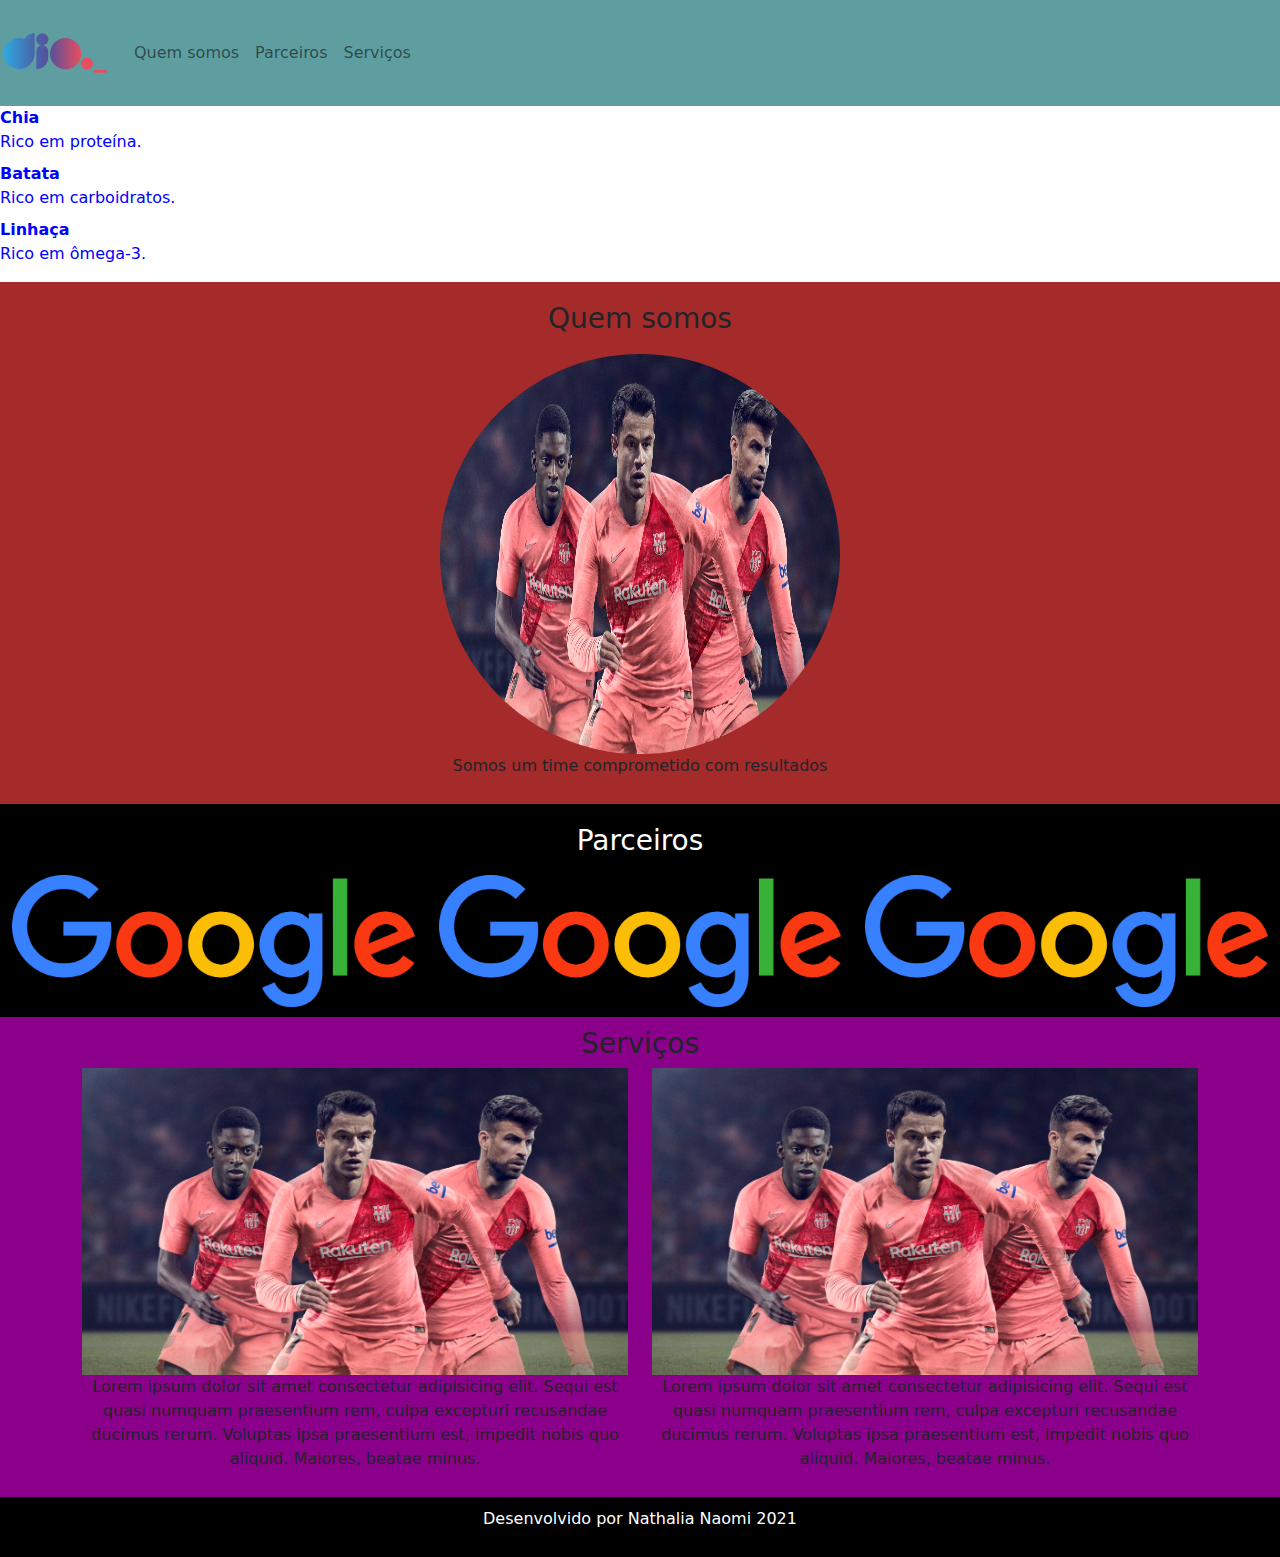
<file: aula_bootstrap/index.html>
<!DOCTYPE html>
<html lang="pt-br">

<head>
  <title>Document</title>
  <meta charset="UTF-8">
  <link rel="stylesheet" type="text/css" href="css/style.css">
  <link rel="stylesheet" type="text/css" href="bootstrap\css\bootstrap.min.css">
</head>

<body>
  <nav class="navbar navbar-expand-lg navbar-light">
    <a class="navbar-brand" href="#">
      <img src="img/logo.svg" width="110" height="80" alt="">
    </a>
    <div class="collapse navbar-collapse">
      <ul class="navbar-nav">
        <li class="nav-item">
          <a class="nav-link" href="#quemsomos">Quem somos</a>
        </li>
        <li class="nav-item">
          <a class="nav-link" href="#parceiros">Parceiros</a>
        </li>
        <li class="nav-item">
          <a class="nav-link" href="#servicos">Serviços</a>
        </li>
      </ul>
    </div>
  </nav>

  <section>
    <dl>
      <dt>Chia</dt>
      <dd>Rico em proteína.</dd>
      <dt>Batata</dt>
      <dd>Rico em carboidratos.</dd>
      <dt>Linhaça</dt>
      <dd>Rico em ômega-3.</dd>
    </dl>
  </section>

  <section id="quemsomos">
    <div class="container-fluid quem-somos text-center margin">
      <h3 class="margin">Quem somos</h3>
      <img src="img/time.jpg" class="rounded-circle" width="400" height="400" alt="">
      <p>Somos um time comprometido com resultados</p>
    </div>
  </section>

  <section id="parceiros">
    <div class="container-fluid parceiros text-center margin">
      <h3 class="margin">Parceiros</h3>
      <div class="row">
        <div class="col-lg-4">
          <img src="img/google.png" width="100%">
        </div>
        <div class="col-lg-4">
          <img src="img/google.png" width="100%">
        </div>
        <div class="col-lg-4">
          <img src="img/google.png" width="100%">
        </div>
      </div>
    </div>
  </section>

  <section id="servicos">
    <div class="container-fluid servicos text-center margin">
      <h3>Serviços</h3>
      <div class="container">
        <div class="row">
          <div class="col-lg-6">
            <img src="img/time.jpg" width="100%" alt="">
            <p>Lorem ipsum dolor sit amet consectetur adipisicing elit. Sequi est quasi numquam praesentium rem, culpa excepturi recusandae ducimus rerum. Voluptas ipsa praesentium est, impedit nobis quo aliquid. Maiores, beatae minus.</p>
          </div>
          <div class="col-lg-6">
            <img src="img/time.jpg" width="100%" alt="">
            <p>Lorem ipsum dolor sit amet consectetur adipisicing elit. Sequi est quasi numquam praesentium rem, culpa excepturi recusandae ducimus rerum. Voluptas ipsa praesentium est, impedit nobis quo aliquid. Maiores, beatae minus.</p>
          </div>
        </div>
      </div>
    </div>
  </section>

  <footer class="container-fluid text-center bg-footer margin">
    <p>Desenvolvido por Nathalia Naomi 2021</p>
  </footer>

</body>

</html>
</file>
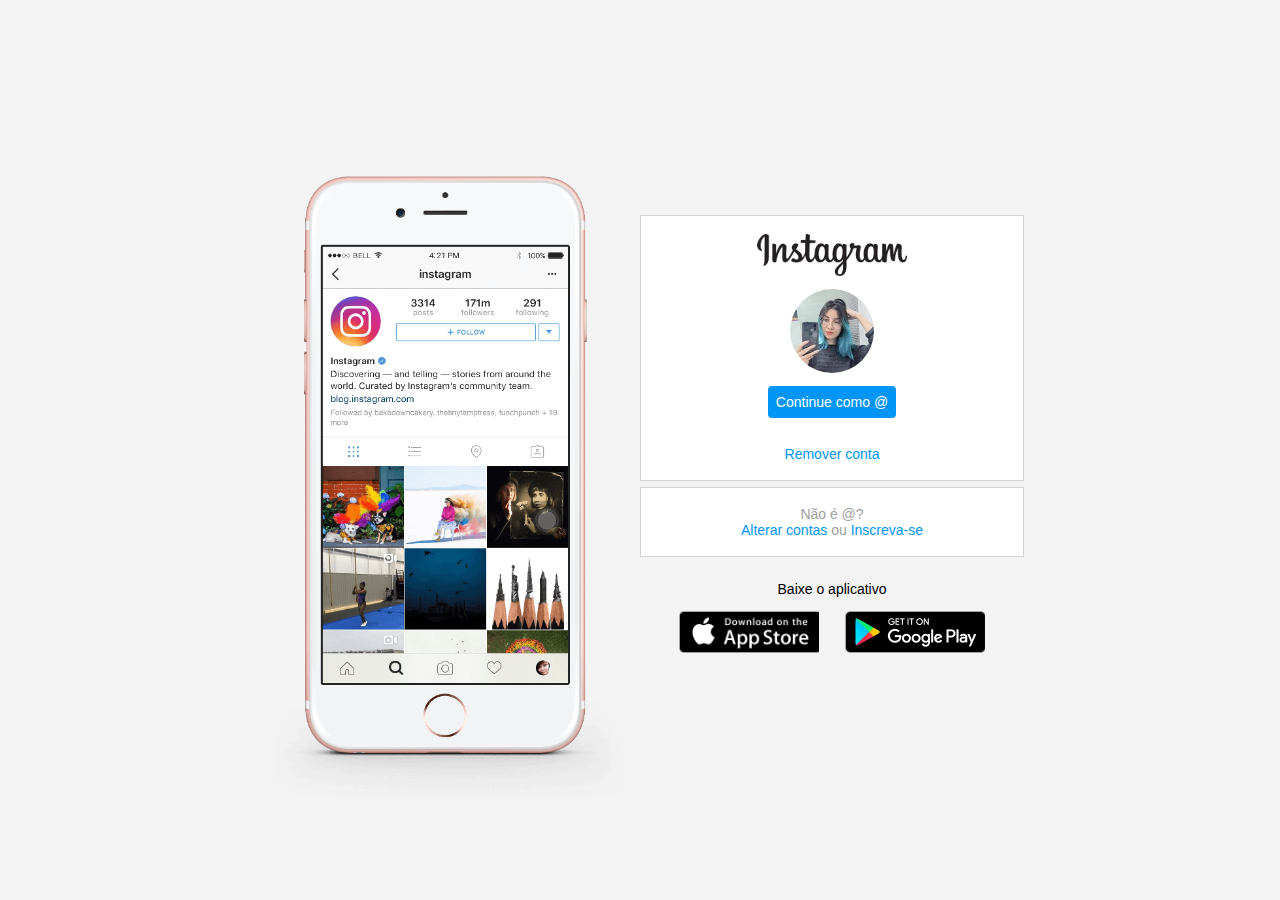
<file: instagram/index.html>
<!DOCTYPE html>
<html lang="en">

<head>
  <meta charset="UTF-8">
  <meta http-equiv="X-UA-Compatible" content="IE=edge">
  <meta name="viewport" content="width=device-width, initial-scale=1.0">
  <link rel="stylesheet" href="style.css">
  <title>Document</title>
</head>

<body>
  <div class="instagram-wrapper">
    <div class="instagram-phone">
      <img src="./img/instagram-celular.png" alt="Celular">
    </div>
    <div class="instagram-continue">
      <div class="group">
        <img src="./img/instagram-logo.png" class="instagram-logo" alt="instagram logo">
        <div class="profile-picture">
          <img src="./img/perfil-instagram.jpg" alt="foto de perfil">
        </div>
        <a href="#" class="instagram-login">Continue como @</a>
        <a href="#" class="instagram-logout">Remover conta</a>
      </div>
      <div class="group">
        <p class="not-account">Não é @?</p>
        <p class="not-account">
          <span class="link-blue">Alterar contas</span>
          ou
          <span class="link-blue">Inscreva-se</span>
        </p>
      </div>
      <div class="get-the-app">
        <p class="get-app">Baixe o aplicativo</p>
        <div class="download">
          <a href="#" class="app-download"></a>
          <a href="#" class="app-download"></a>
        </div>
      </div>
    </div>
  </div>
</body>

</html>
</file>
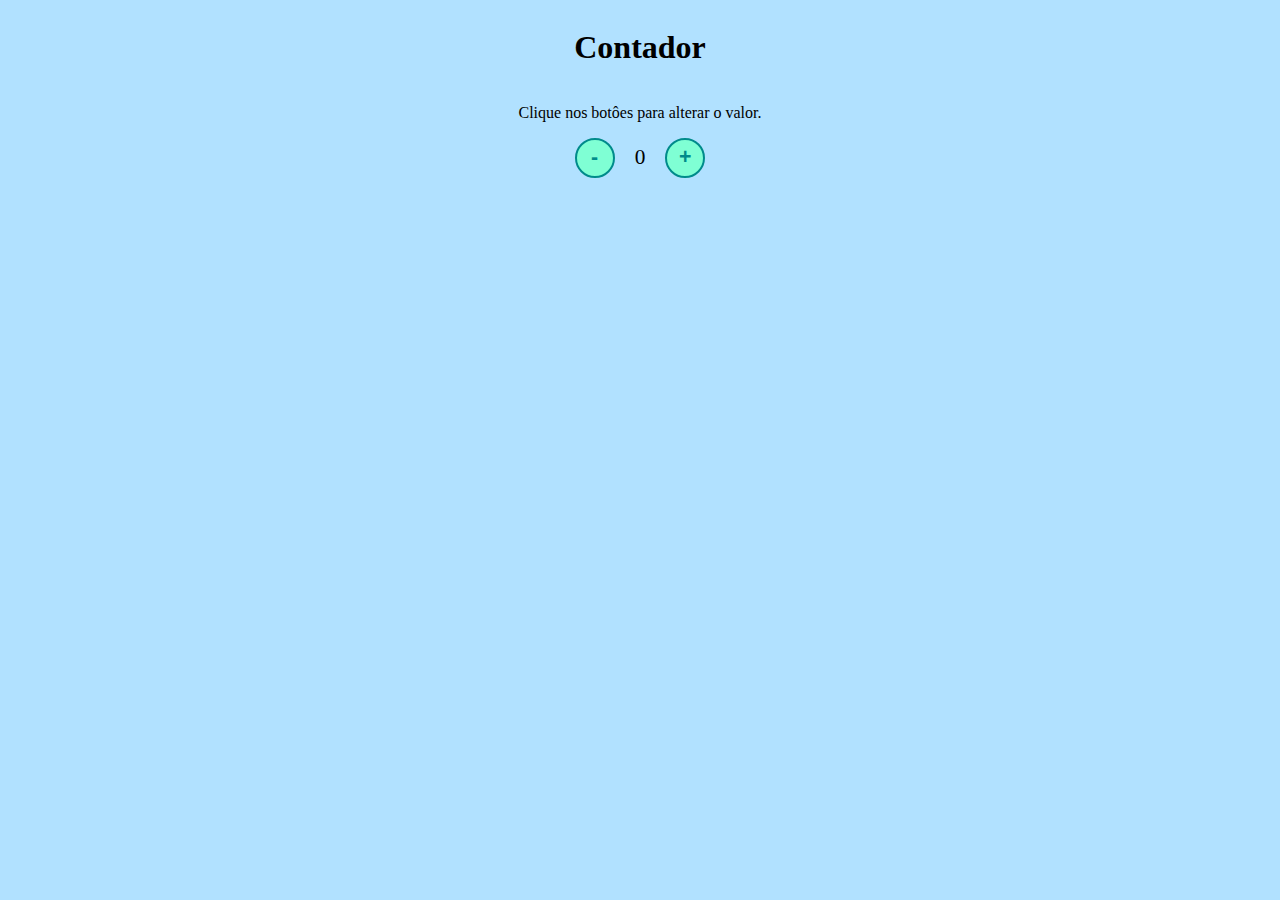
<file: intro_js/index.html>
<!DOCTYPE html>
<html lang="en">

<head>
    <meta charset="UTF-8">
    <meta http-equiv="X-UA-Compatible" content="IE=edge">
    <meta name="viewport" content="width=device-width, initial-scale=1.0">
    <link rel="stylesheet" href="assets/css/style.css">
    <title>Contador</title>
</head>

<body>
    <h1>Contador</h1>
    <p>Clique nos botôes para alterar o valor.</p>
    <div id="counter">
        <button name="subtrair" onclick="decrement()">-</button>
        <span id="currentNumber">0</span>
        <button name="adicionar" onclick="increment()">+</button>
    </div>
    <script src="assets/js/scripts.js"></script>
</body>

</html>
</file>
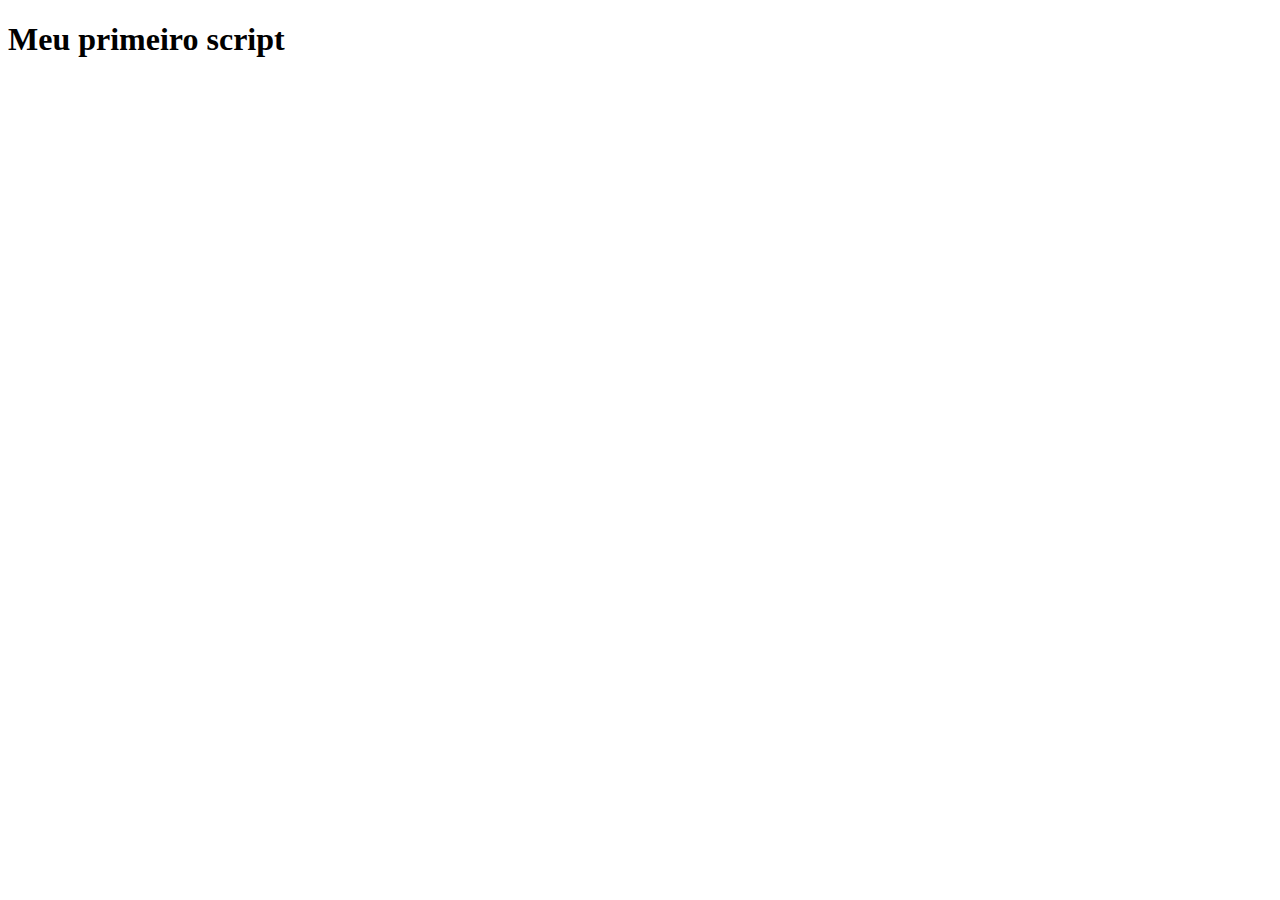
<file: bootcamp-fullstack/js-basico/aula1/index.html>
<!DOCTYPE html>
<html lang="en">

<head>
    <meta charset="UTF-8">
    <meta http-equiv="X-UA-Compatible" content="IE=edge">
    <meta name="viewport" content="width=device-width, initial-scale=1.0">
    <title>Meu primeito script</title>
</head>

<body>
    <h1>Meu primeiro script</h1>

    <script src="script.js"></script>
</body>

</html>
</file>
<file: aula_bootstrap/css/style.css>
body {
  font: 20px Arial, sans-serif;
  color: black;
}

.navbar {
  background-color: cadetblue;
}

.quem-somos {
  background-color: brown;
}

.margin {
  padding: 10px 0;
}

.parceiros {
  background-color: black;
  color: white;
}

.servicos {
  background-color: darkmagenta;
}

.bg-footer {
  background-color: black;
  color: white;
}
dl {
  color: blue;
}
</file>
<file: instagram/style.css>
* {
  padding: 0;
  margin: 0;
  box-sizing: border-box;
  text-decoration: none;
  font-family: sans-serif;
  font-size: 14px;
}

body {
  width: 100%;
  min-height: 100vh;
  background-color: rgb(243, 243, 243);
  margin: 0;
  padding: 0;
  display: flex;
  justify-content: center;
}

.instagram-wrapper {
  display: flex;
  align-items: center;
  justify-content: start;
  width: 60%;
  height: 100vh;
}

.instagram-phone {
  display: flex;
  align-items: center;
  justify-content: center;
  width: 50%;
}

.instagram-phone img {
  height: 50rem;
}

.instagram-continue {
  display: flex;
  align-items: center;
  justify-content: space-around;
  flex-direction: column;
  width: 50%;
  min-height: 34rem;
}

.group {
  display: flex;
  justify-content: space-between;
  align-items: center;
  flex-direction: column;
  background-color: #fff;
  width: 100%;
  padding: 1.3rem 0;
  border: 1px solid lightgray;
}

.group:nth-child(1) {
  min-height: 19rem;
}

.instagram-logo {
  height: 3rem;
}

.profile-picture {
  display: flex;
  justify-content: center;
  align-items: center;
  border-radius: 50%;
  overflow: hidden;
}

.profile-picture img {
  height: 6rem;
}

.instagram-login {
  background-color: #0095f6;
  color: #fff;
  padding: 8px;
  border-radius: 4px;
}

.instagram-logout {
  color: #0095f6;
  margin-top: 1rem;
}

.not-account {
  color: rgb(160, 160, 160);
}

.link-blue {
  color: #0095f6;
}

.get-the-app {
  display: flex;
  flex-direction: column;
  align-items: center;
  justify-content: center;
  width: 100%;
  padding: 1.3rem 0;
}

.download {
  display: flex;
  width: 100%;
  justify-content: space-evenly;
  align-items: center;
  padding: 1rem;
}

.app-download {
  height: 3rem;
  width: 10rem;
  background-size: cover;
}

.app-download:nth-child(1) {
  background-image: url('./img/apple-button.png');
}

.app-download:nth-child(2) {
  background-image: url('./img/googleplay-button.png');
}

/* media queries */

@media (max-width: 1024px) {
  .instagram-wrapper {
    width: 90%;
  }
}

@media (max-width: 650px) {
  body {
    background-color: rgb(245, 245, 245);
  }

  .instagram-wrapper {
    width: 90%;
  }

  .instagram-phone {
    display: none;
  }

  .instagram-continue {
    width: 100%;
  }

  .group {
    border: 1px solid transparent;
  }
}
</file>
<file: intro_js/assets/css/style.css>
@import url('https://fonts.googleapis.com/css2?family=Open+Sans:wght@300;600&display=swap');

* {
  font: 'Open-Sans', sans-serif;
}

body {
  display: flex;
  align-items: center;
  justify-content: center;
  flex-direction: column;
  background-color: rgb(177, 225, 255);
}

button {
  height: 40px;
  width: 40px;
  border-radius: 50%;
  border: 2px solid darkcyan;
  background-color: aquamarine;
  color: darkcyan;
  font-size: 16pt;
  font-weight: 600;
  text-align: center;
}

#counter {
  display: flex;
}

#currentNumber {
  display: flex;
  align-items: center;
  margin: 0 20px;
  font-size: 16pt;
}
</file>
